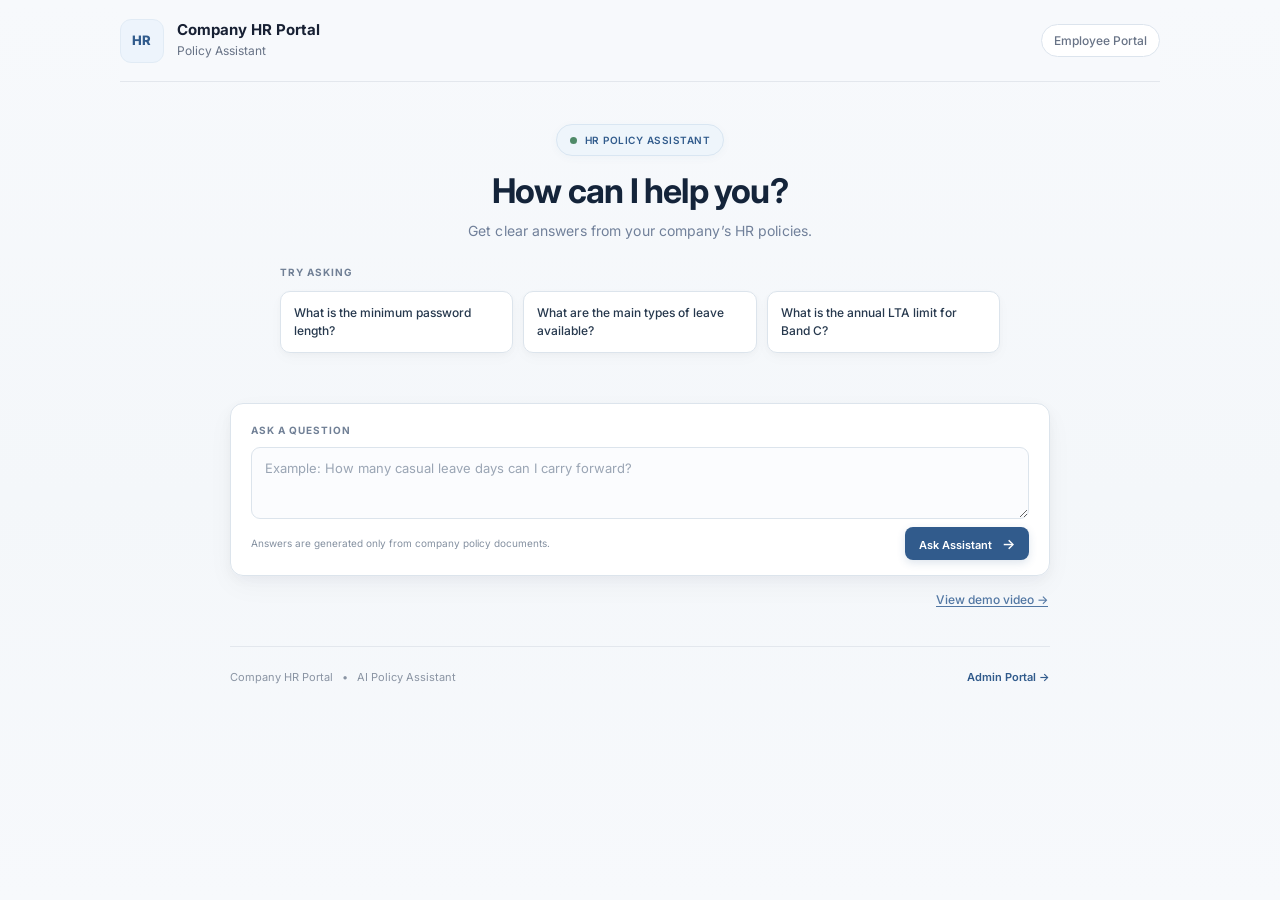
<file: frontend/index.html>
<!doctype html>
<html lang="en">
  <head>
    <meta charset="UTF-8" />
    <meta name="viewport" content="width=device-width, initial-scale=1.0" />

    <title>HR Policy Assistant</title>

    <link rel="preconnect" href="https://fonts.googleapis.com" />
    <link rel="preconnect" href="https://fonts.gstatic.com" crossorigin />
    <link
      href="https://fonts.googleapis.com/css2?family=Inter:wght@400;500;600;700&display=swap"
      rel="stylesheet"
    />

    <link rel="stylesheet" href="style.css" />
  </head>

  <body>
    <div class="page">
      <!-- Header -->
      <header class="topbar">
        <div class="brand">
          <div class="brand-icon">HR</div>

          <div>
            <h1>Company HR Portal</h1>
            <span>Policy Assistant</span>
          </div>
        </div>

        <div class="portal-label">Employee Portal</div>
      </header>

      <!-- Main -->
      <main class="employee-home">
        <!-- Hero -->
        <section class="hero">
          <div class="hero-badge">
            <span class="status-dot"></span>
            HR Policy Assistant
          </div>

          <h2>How can I help you?</h2>

          <p>Get clear answers from your company’s HR policies.</p>

          <div class="demo-questions">
            <div class="demo-title">Try asking</div>

            <button
              class="demo-question"
              onclick="askDemoQuestion('What is the minimum password length?')"
            >
              What is the minimum password length?
            </button>

            <button
              class="demo-question"
              onclick="
                askDemoQuestion('What are the main types of leave available?')
              "
            >
              What are the main types of leave available?
            </button>

            <button
              class="demo-question"
              onclick="
                askDemoQuestion('What is the annual LTA limit for Band C?')
              "
            >
              What is the annual LTA limit for Band C?
            </button>
          </div>
        </section>

        <!-- Question Card -->
        <section class="question-card">
          <div class="section-label">
            <span>ASK A QUESTION</span>
          </div>

          <textarea
            id="question"
            placeholder="Example: How many casual leave days can I carry forward?"
          ></textarea>

          <div class="question-footer">
            <span class="helper-text">
              Answers are generated only from company policy documents.
            </span>

            <button onclick="askQuestion()" id="askButton">
              Ask Assistant
              <span class="arrow">→</span>
            </button>
          </div>
        </section>

        <!-- Answer -->
        <section class="answer-card" id="answerSection" style="display: none">
          <div class="section-heading">
            <div>
              <span class="section-label">ASSISTANT RESPONSE</span>
              <h3>Answer</h3>
            </div>
          </div>

          <div class="answer-box">
            <p id="answer"></p>
          </div>

          <!-- Citations -->
          <div class="sources">
            <div class="sources-heading">
              <span class="section-label">POLICY SOURCE</span>
            </div>

            <div id="citations"></div>
          </div>
        </section>

        <!-- Suggested Questions -->
        <section
          class="suggested-questions"
          id="suggestedQuestions"
          style="display: none"
        >
          <div class="suggested-title">You might also ask</div>

          <div class="suggested-list" id="suggestedList"></div>
        </section>
        <div class="demo-video-link">
        <button onclick="openDemoVideo()">View demo video →</button>
      </div>
      </main>

      

      <!-- Footer -->
      <footer>
        <div>
          <span>Company HR Portal</span>
          <span class="footer-separator">•</span>
          <span>AI Policy Assistant</span>
        </div>

        <a href="admin.html"> Admin Portal → </a>
      </footer>
    </div>

        <!-- Demo Video Modal -->
    <div class="demo-modal" id="demoModal">
      <div class="demo-modal-overlay" onclick="closeDemoVideo()"></div>

      <div class="demo-modal-content">
        <button class="demo-modal-close" onclick="closeDemoVideo()">
          ×
        </button>

        <div class="demo-video-wrapper">
          <iframe
            id="demoVideo"
            src=""
            title="HR Policy Assistant Demo"
            frameborder="0"
            allow="accelerometer; autoplay; clipboard-write; encrypted-media; gyroscope; picture-in-picture"
            allowfullscreen
          ></iframe>
        </div>
      </div>
    </div>

    

    <script src="script.js"></script>
  </body>
</html>
</file>
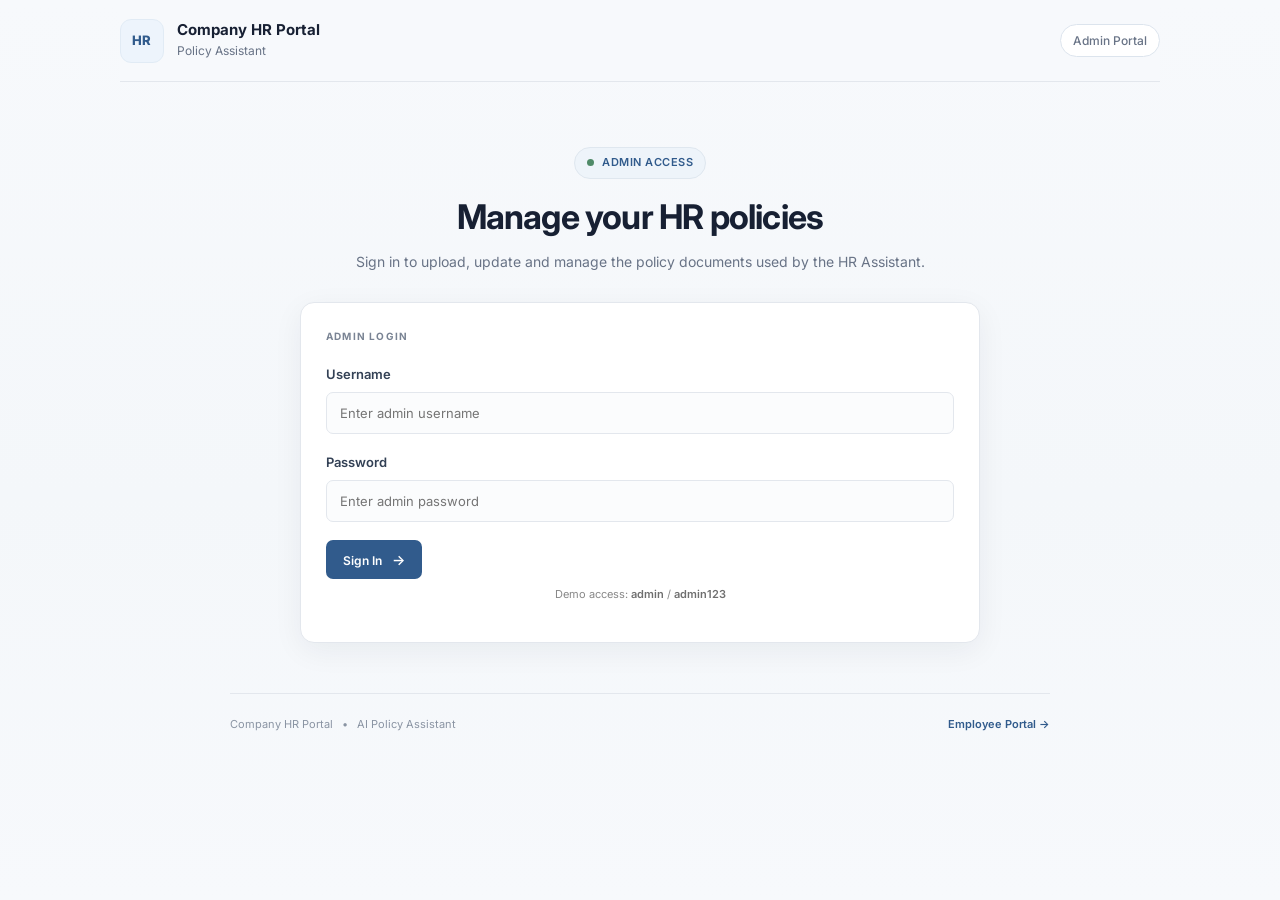
<file: frontend/admin.html>
<!DOCTYPE html>
<html lang="en">

<head>

    <meta charset="UTF-8">

    <meta
        name="viewport"
        content="width=device-width, initial-scale=1.0"
    >

    <title>HR Policy Assistant | Admin</title>

    <link
        rel="preconnect"
        href="https://fonts.googleapis.com"
    >

    <link
        rel="preconnect"
        href="https://fonts.gstatic.com"
        crossorigin
    >

    <link
        href="https://fonts.googleapis.com/css2?family=Inter:wght@400;500;600;700&display=swap"
        rel="stylesheet"
    >

    <link
        rel="stylesheet"
        href="style.css"
    >

</head>


<body>

    <div class="page">


        <!-- ==========================================
             HEADER
        =========================================== -->

        <header class="topbar">

            <div class="brand">

                <div class="brand-icon">
                    HR
                </div>

                <div>

                    <h1>
                        Company HR Portal
                    </h1>

                    <span>
                        Policy Assistant
                    </span>

                </div>

            </div>


            <div class="portal-label">
                Admin Portal
            </div>

        </header>


        <main>


            <!-- ==========================================
                 LOGIN
            =========================================== -->

            <section
                class="hero admin-hero"
                id="loginSection"
            >

                <div class="hero-badge">

                    <span class="status-dot"></span>

                    Admin Access

                </div>


                <h2>
                    Manage your HR policies
                </h2>


                <p>
                    Sign in to upload, update and manage
                    the policy documents used by the HR Assistant.
                </p>

            </section>


            <section
                class="question-card admin-login-card"
                id="loginForm"
            >

                <div class="section-label">
                    <span>ADMIN LOGIN</span>
                </div>


                <div class="admin-form">

                    <div class="form-group">

                        <label for="username">
                            Username
                        </label>

                        <input
                            type="text"
                            id="username"
                            placeholder="Enter admin username"
                            autocomplete="username"
                        >

                    </div>


                    <div class="form-group">

                        <label for="password">
                            Password
                        </label>

                        <input
                            type="password"
                            id="password"
                            placeholder="Enter admin password"
                            autocomplete="current-password"
                        >

                    </div>


                    <button
                        onclick="adminLogin()"
                        id="loginButton"
                    >
                        Sign In

                        <span class="arrow">
                            →
                        </span>

                    </button>
                    <p class="demo-credentials">
                        Demo access: <strong>admin</strong> / <strong>admin123</strong>
                    </p>


                    <p
                        id="loginStatus"
                        class="status-message"
                    ></p>

                </div>

            </section>


            <!-- ==========================================
                 ADMIN DASHBOARD
            =========================================== -->

            <div
                id="adminDashboard"
                style="display: none;"
            >


                <!-- Dashboard Hero -->

                <section class="hero admin-dashboard-hero">

                    <div class="hero-badge">

                        <span class="status-dot"></span>

                        Admin Portal

                    </div>


                    <h2>
                        Policy Management
                    </h2>


                    <p>
                        Upload and manage the documents that
                        power the company HR Policy Assistant.
                    </p>

                </section>


                <!-- ==========================================
                     UPLOAD POLICY
                =========================================== -->

                <section class="question-card admin-card">

                    <div class="section-label">
                        <span>UPLOAD POLICIES</span>
                    </div>


                    <h3>
                        Add HR policy documents
                    </h3>


                    <p class="admin-description">
                        Upload one or more policy documents
                        to add them to the assistant's knowledge base.
                    </p>


                    <div class="upload-area">

                        <div class="upload-icon">
                            📄
                        </div>


                        <h4>
                            Select Policy Documents
                        </h4>


                        <p>
                            Supported formats: .txt and .md
                        </p>


                        <input
                            type="file"
                            id="policyFile"
                            accept=".txt,.md"
                            multiple
                        >


                        <button
                            onclick="uploadPolicy()"
                            id="uploadButton"
                        >
                            Upload & Index Policies

                            <span class="arrow">
                                →
                            </span>

                        </button>

                    </div>


                    <p
                        id="uploadStatus"
                        class="status-message"
                    ></p>

                </section>


                <!-- ==========================================
                     CURRENT POLICIES
                =========================================== -->

                <section class="answer-card admin-card">

                    <div class="section-heading">

                        <div>

                            <span class="section-label">
                                POLICY LIBRARY
                            </span>

                            <h3>
                                Uploaded Policies
                            </h3>

                            <p class="admin-description">
                                Documents currently available
                                to the HR Assistant.
                            </p>

                        </div>


                        <span
                            id="policyCount"
                            class="policy-count"
                        >
                            0 policies
                        </span>

                    </div>


                    <div id="policyList">

                        <p class="loading-text">
                            Loading policies...
                        </p>

                    </div>

                </section>


                <!-- ==========================================
                     LOGOUT / EMPLOYEE PORTAL
                =========================================== -->

                <div class="admin-actions">

                    <button
                        class="secondary-button"
                        onclick="logout()"
                    >
                        Logout
                    </button>


                    <a
                        href="index.html"
                        class="portal-link"
                    >
                        ← Back to Employee Assistant
                    </a>

                </div>

            </div>

        </main>


        <!-- ==========================================
             FOOTER
        =========================================== -->

        <footer>

            <div>

                <span>
                    Company HR Portal
                </span>

                <span class="footer-separator">
                    •
                </span>

                <span>
                    AI Policy Assistant
                </span>

            </div>

            <a href="index.html">
                Employee Portal →
            </a>

        </footer>

    </div>


    <script src="admin.js"></script>

</body>

</html>
</file>
<file: frontend/style.css>
* {
    box-sizing: border-box;
    margin: 0;
    padding: 0;
}


:root {
    --background: #f5f7fa;
    --white: #ffffff;

    --text: #172033;
    --secondary-text: #687386;

    --primary: #315b8c;
    --primary-dark: #264a75;

    --border: #e3e7ed;

    --soft-blue: #eef4fa;

    --success: #4f8a68;

    --shadow: 0 8px 30px rgba(23, 32, 51, 0.06);
}


body {
    font-family: "Inter", Arial, sans-serif;

    background: var(--background);

    color: var(--text);

    line-height: 1.6;

    min-height: 100vh;
}


.page {
    width: 100%;
    max-width: 1100px;

    margin: auto;

    padding: 0 30px;
}


/* =========================
   HEADER
========================= */

.topbar {
    height: 82px;

    display: flex;

    align-items: center;

    justify-content: space-between;

    border-bottom: 1px solid var(--border);
}


.brand {
    display: flex;

    align-items: center;

    gap: 13px;
}


.brand-icon {
    width: 42px;
    height: 42px;

    border-radius: 9px;

    display: flex;
    align-items: center;
    justify-content: center;

    background: var(--primary);

    color: white;

    font-size: 13px;
    font-weight: 700;

    letter-spacing: 0.5px;
}


.brand h1 {
    font-size: 15px;

    font-weight: 700;

    line-height: 1.2;
}


.brand span {
    display: block;

    margin-top: 2px;

    color: var(--secondary-text);

    font-size: 12px;
}


.portal-label {
    padding: 6px 12px;

    border: 1px solid var(--border);

    border-radius: 20px;

    background: white;

    color: var(--secondary-text);

    font-size: 12px;

    font-weight: 500;
}


/* =========================
   MAIN
========================= */

main {
    max-width: 820px;

    margin: auto;

    padding: 65px 0 50px;
}


/* =========================
   HERO
========================= */

.hero {
    text-align: center;

    margin-bottom: 35px;
}


.hero-badge {
    display: inline-flex;

    align-items: center;

    gap: 8px;

    padding: 6px 12px;

    border: 1px solid #dfe7ef;

    border-radius: 20px;

    background: var(--soft-blue);

    color: var(--primary);

    font-size: 11px;

    font-weight: 600;

    text-transform: uppercase;

    letter-spacing: 0.5px;
}


.status-dot {
    width: 7px;
    height: 7px;

    display: inline-block;

    border-radius: 50%;

    background: var(--success);
}


.hero h2 {
    margin-top: 18px;

    font-size: 34px;

    line-height: 1.2;

    letter-spacing: -0.8px;

    font-weight: 700;
}


.hero p {
    max-width: 580px;

    margin: 13px auto 0;

    color: var(--secondary-text);

    font-size: 14px;

    line-height: 1.7;
}


/* =========================
   CARD
========================= */

.question-card,
.answer-card,
.admin-container,
.admin-dashboard {
    background: var(--white);

    border: 1px solid var(--border);

    border-radius: 14px;

    box-shadow: var(--shadow);
}


/* =========================
   QUESTION
========================= */

.question-card {
    padding: 25px;
}


.section-label {
    display: block;

    color: #7a8494;

    font-size: 10px;

    font-weight: 700;

    letter-spacing: 1.2px;
}


.question-card textarea {
    width: 100%;

    min-height: 130px;

    margin-top: 12px;

    padding: 16px;

    border: 1px solid var(--border);

    border-radius: 9px;

    background: #fbfcfd;

    color: var(--text);

    font-family: inherit;

    font-size: 14px;

    line-height: 1.6;

    resize: vertical;

    outline: none;

    transition: border 0.2s, box-shadow 0.2s;
}


.question-card textarea:focus {
    border-color: #9bb2c9;

    box-shadow: 0 0 0 3px rgba(49, 91, 140, 0.08);
}


.question-card textarea::placeholder {
    color: #9ba4b1;
}


.question-footer {
    display: flex;

    justify-content: space-between;

    align-items: center;

    gap: 20px;

    margin-top: 14px;
}


.helper-text {
    color: #8a94a3;

    font-size: 11px;
}


button {
    border: none;

    border-radius: 7px;

    padding: 11px 17px;

    background: var(--primary);

    color: white;

    font-family: inherit;

    font-size: 12px;

    font-weight: 600;

    cursor: pointer;

    transition: background 0.2s, transform 0.2s;
}


button:hover {
    background: var(--primary-dark);

    transform: translateY(-1px);
}


.arrow {
    margin-left: 7px;

    font-size: 14px;
}


/* =========================
   ANSWER
========================= */

.answer-card {
    margin-top: 22px;

    padding: 25px;
}


.section-heading h3 {
    margin-top: 5px;

    font-size: 19px;
}


.answer-box {
    margin-top: 16px;

    padding: 18px;

    border: 1px solid var(--border);

    border-radius: 9px;

    background: #fafbfc;
}


.answer-box p {
    color: #374151;

    font-size: 14px;

    line-height: 1.75;
}


/* =========================
   SOURCES
========================= */

.sources {
    margin-top: 25px;
}


.sources-heading {
    margin-bottom: 10px;
}


.citation {
    padding: 13px 15px;

    margin-top: 8px;

    border: 1px solid var(--border);

    border-left: 3px solid var(--primary);

    border-radius: 7px;

    background: white;

    font-size: 12px;

    color: #5f6978;
}


.citation strong {
    color: var(--text);

    font-weight: 600;
}


/* =========================
   FOOTER
========================= */

footer {
    max-width: 820px;

    margin: auto;

    padding: 22px 0 30px;

    border-top: 1px solid var(--border);

    display: flex;

    align-items: center;

    justify-content: space-between;

    color: #8a94a3;

    font-size: 11px;
}


footer a {
    color: var(--primary);

    text-decoration: none;

    font-weight: 600;
}


footer a:hover {
    text-decoration: underline;
}


.footer-separator {
    margin: 0 6px;
}


/* =========================
   ADMIN LOGIN
========================= */

.admin-container {
    max-width: 470px;

    margin: 45px auto 0;

    padding: 35px;
}


.admin-icon {
    width: 45px;
    height: 45px;

    display: flex;

    align-items: center;
    justify-content: center;

    margin-bottom: 20px;

    border-radius: 9px;

    background: var(--soft-blue);

    font-size: 19px;
}


.admin-container h2 {
    margin-top: 5px;

    font-size: 25px;

    letter-spacing: -0.3px;
}


.admin-container>p {
    margin-top: 7px;

    margin-bottom: 25px;

    color: var(--secondary-text);

    font-size: 13px;
}


.form-group {
    margin-bottom: 16px;
}


.form-group label {
    display: block;

    margin-bottom: 7px;

    color: #505a69;

    font-size: 12px;

    font-weight: 600;
}


.form-group input {
    width: 100%;

    padding: 12px 13px;

    border: 1px solid var(--border);

    border-radius: 7px;

    background: #fbfcfd;

    color: var(--text);

    font-family: inherit;

    font-size: 13px;

    outline: none;
}


.form-group input:focus {
    border-color: #9bb2c9;

    box-shadow: 0 0 0 3px rgba(49, 91, 140, 0.08);
}


.full-button {
    width: 100%;

    margin-top: 5px;
}


.status-message {
    margin-top: 12px;

    font-size: 12px;

    color: var(--secondary-text);
}


/* =========================
   ADMIN DASHBOARD
========================= */

.admin-dashboard {
    margin-top: 35px;

    padding: 30px;
}


.dashboard-header {
    display: flex;

    justify-content: space-between;

    align-items: flex-start;

    gap: 20px;

    padding-bottom: 25px;

    border-bottom: 1px solid var(--border);
}


.dashboard-header h2 {
    margin-top: 5px;

    font-size: 25px;
}


.dashboard-header p {
    margin-top: 5px;

    color: var(--secondary-text);

    font-size: 13px;
}


.admin-status {
    display: flex;

    align-items: center;

    gap: 7px;

    padding: 7px 11px;

    border-radius: 20px;

    background: #f2f7f4;

    color: #56816a;

    font-size: 11px;

    font-weight: 600;
}


/* =========================
   UPLOAD
========================= */

.upload-card {
    margin-top: 25px;

    padding: 28px;

    border: 1px dashed #cbd4df;

    border-radius: 10px;

    text-align: center;

    background: #fbfcfd;
}


.upload-icon {
    width: 44px;
    height: 44px;

    margin: auto;

    display: flex;

    align-items: center;
    justify-content: center;

    border-radius: 50%;

    background: var(--soft-blue);

    color: var(--primary);

    font-size: 22px;

    font-weight: 500;
}


.upload-card h3 {
    margin-top: 14px;

    font-size: 17px;
}


.upload-card>p {
    margin-top: 4px;

    color: var(--secondary-text);

    font-size: 12px;
}


.file-selector {
    margin-top: 20px;
}


.file-selector input {
    width: 100%;

    max-width: 400px;

    padding: 10px;

    border: 1px solid var(--border);

    border-radius: 7px;

    background: white;

    font-family: inherit;

    font-size: 12px;
}


.file-help {
    display: block;

    margin-top: 7px;

    color: #8a94a3;

    font-size: 10px;
}


.upload-button {
    margin-top: 18px;
}


/* =========================
   INFO CARDS
========================= */

.info-grid {
    display: grid;

    grid-template-columns: repeat(3, 1fr);

    gap: 12px;

    margin-top: 20px;
}


.info-card {
    display: flex;

    gap: 12px;

    padding: 16px;

    border: 1px solid var(--border);

    border-radius: 8px;

    background: white;
}


.info-number {
    color: #9aa4b2;

    font-size: 11px;

    font-weight: 700;
}


.info-card h4 {
    font-size: 12px;
}


.info-card p {
    margin-top: 3px;

    color: var(--secondary-text);

    font-size: 10px;

    line-height: 1.5;
}


.logout-button {
    margin-top: 22px;

    background: transparent;

    border: 1px solid var(--border);

    color: #667080;
}


.logout-button:hover {
    background: #f5f6f8;

    color: var(--text);
}


/* =========================
   RESPONSIVE
========================= */

@media (max-width: 700px) {

    .page {
        padding: 0 18px;
    }


    .topbar {
        height: 72px;
    }


    .portal-label {
        display: none;
    }


    main {
        padding-top: 45px;
    }


    .hero h2 {
        font-size: 28px;
    }


    .hero p {
        font-size: 13px;
    }


    .question-footer {
        flex-direction: column;

        align-items: stretch;
    }


    .question-footer button {
        width: 100%;
    }


    footer {
        flex-direction: column;

        gap: 10px;

        text-align: center;
    }


    .dashboard-header {
        flex-direction: column;
    }


    .info-grid {
        grid-template-columns: 1fr;
    }


    .admin-container {
        padding: 25px;
    }


    .admin-dashboard {
        padding: 22px;
    }
}

#policyList {
    margin-top: 15px;
}

.delete-button {
    float: right;
    background: #dc2626;
    padding: 7px 12px;
    font-size: 13px;
}

.delete-button:hover {
    background: #b91c1c;
}


/* ==========================================
   ADMIN PORTAL
========================================== */

.form-group {
    margin-bottom: 18px;
}

.form-group label {
    display: block;
    margin-bottom: 7px;
    font-size: 14px;
    font-weight: 600;
}

.form-group input {
    width: 100%;
    box-sizing: border-box;
}


.section-description {
    color: #64748b;
    font-size: 14px;
    line-height: 1.6;
    margin-top: 4px;
}


.status-message {
    margin-top: 14px;
    font-size: 14px;
    color: #475569;
}


/* Dashboard Header */

.dashboard-header {
    display: flex;
    justify-content: space-between;
    align-items: flex-start;
    gap: 20px;
    margin-bottom: 30px;
}


/* Admin Sections */

.admin-section {
    padding: 24px 0;
    border-top: 1px solid #e2e8f0;
}

.admin-section h3 {
    margin-bottom: 6px;
}


/* Upload Area */

.upload-area {
    margin-top: 20px;
    padding: 35px 20px;

    border: 1.5px dashed #cbd5e1;
    border-radius: 14px;

    text-align: center;

    background: #f8fafc;
}


.upload-icon {
    font-size: 32px;
    margin-bottom: 8px;
}


.upload-area h4 {
    margin: 8px 0;
    font-size: 16px;
}


.upload-area p {
    color: #64748b;
    font-size: 13px;
}


.upload-area input[type="file"] {
    display: block;
    margin: 20px auto;
    max-width: 100%;
}


.upload-button {
    margin-top: 5px;
}


/* Policy Header */

.policy-header {
    display: flex;
    justify-content: space-between;
    align-items: center;
    gap: 15px;
}


.policy-count {
    padding: 6px 11px;

    border-radius: 20px;

    background: #eff6ff;
    color: #2563eb;

    font-size: 13px;
    font-weight: 600;

    white-space: nowrap;
}


/* Policy Item */

.policy-item {
    display: flex;
    align-items: center;
    justify-content: space-between;

    gap: 15px;

    padding: 16px;

    margin-top: 12px;

    border: 1px solid #e2e8f0;
    border-radius: 12px;

    background: #ffffff;

    transition:
        border-color 0.2s ease,
        box-shadow 0.2s ease;
}


.policy-item:hover {
    border-color: #cbd5e1;

    box-shadow:
        0 4px 12px rgba(15, 23, 42, 0.05);
}


.policy-info {
    display: flex;
    align-items: center;
    gap: 13px;

    min-width: 0;
}


.policy-icon {
    width: 40px;
    height: 40px;

    display: flex;
    align-items: center;
    justify-content: center;

    border-radius: 10px;

    background: #eff6ff;

    font-size: 19px;

    flex-shrink: 0;
}


.policy-info strong {
    display: block;

    font-size: 14px;

    color: #1e293b;

    word-break: break-word;
}


.policy-status {
    display: block;

    margin-top: 4px;

    font-size: 12px;

    color: #16a34a;
}


/* Delete Button */

.delete-button {
    background: transparent;

    border: 1px solid #fecaca;

    color: #dc2626;

    padding: 8px 13px;

    font-size: 13px;

    border-radius: 8px;

    cursor: pointer;

    flex-shrink: 0;
}


.delete-button:hover {
    background: #fef2f2;

    border-color: #fca5a5;
}


/* Empty State */

.empty-state {
    padding: 25px;

    margin-top: 15px;

    text-align: center;

    border: 1px dashed #cbd5e1;

    border-radius: 12px;

    color: #64748b;

    background: #f8fafc;
}


/* Admin Footer */

.admin-footer {
    padding-top: 25px;

    border-top: 1px solid #e2e8f0;

    text-align: center;
}


.admin-footer a {
    color: #2563eb;

    text-decoration: none;

    font-size: 14px;

    font-weight: 500;
}


.admin-footer a:hover {
    text-decoration: underline;
}


/* Mobile */

@media (max-width: 600px) {

    .dashboard-header {
        flex-direction: column;
    }

    .dashboard-header .secondary-button {
        width: 100%;
    }

    .policy-header {
        align-items: flex-start;
        flex-direction: column;
    }

    .policy-item {
        align-items: flex-start;
    }

    .delete-button {
        margin-top: 2px;
    }

}


/* ==========================================
   ADMIN TOP HEADER
========================================== */

.admin-topbar {
    display: flex;
    align-items: center;
    justify-content: space-between;

    padding: 22px 24px;

    margin: -10px -10px 28px -10px;

    background: #f8fafc;

    border: 1px solid #e2e8f0;
    border-radius: 14px;

    gap: 20px;
}


.admin-title {
    display: flex;
    align-items: center;

    gap: 15px;
}


.admin-icon {
    width: 46px;
    height: 46px;

    display: flex;
    align-items: center;
    justify-content: center;

    border-radius: 12px;

    background: #eaf2ff;

    font-size: 21px;

    flex-shrink: 0;
}


.admin-label {
    display: block;

    margin-bottom: 4px;

    color: #2563eb;

    font-size: 11px;

    font-weight: 700;

    letter-spacing: 0.08em;
}


.admin-topbar h2 {
    margin: 0;

    font-size: 24px;

    color: #172554;
}


.admin-topbar p {
    margin: 5px 0 0;

    color: #64748b;

    font-size: 13px;
}


.logout-button {
    border: 1px solid #cbd5e1;

    background: #ffffff;

    color: #334155;

    padding: 9px 16px;

    border-radius: 8px;

    font-size: 13px;

    font-weight: 600;

    cursor: pointer;

    transition: all 0.2s ease;

    flex-shrink: 0;
}


.logout-button:hover {
    background: #f1f5f9;

    border-color: #94a3b8;
}


/* ==========================================
   MOBILE ADMIN HEADER
========================================== */

@media (max-width: 600px) {

    .admin-topbar {
        align-items: flex-start;

        flex-direction: column;

        padding: 20px;
    }

    .logout-button {
        width: 100%;
    }

}

/* ==========================================
   ADMIN APPLICATION HEADER
========================================== */

.main-header {
    margin-bottom: 24px;
}

.brand-area {
    display: flex;
    align-items: center;
    gap: 14px;
}

.brand-icon {
    width: 44px;
    height: 44px;

    display: flex;
    align-items: center;
    justify-content: center;

    border-radius: 11px;

    background: #eff6ff;
    color: #2563eb;

    font-size: 13px;
    font-weight: 800;

    letter-spacing: 0.04em;
}

.main-header h1 {
    margin: 0;
}

.main-header p {
    margin: 4px 0 0;
}


/* ==========================================
   LOGIN
========================================== */

.login-card {
    max-width: 520px;
    margin: 0 auto 25px;
}

.login-header {
    display: flex;
    align-items: flex-start;
    gap: 14px;

    margin-bottom: 25px;
}

.login-icon {
    width: 42px;
    height: 42px;

    display: flex;
    align-items: center;
    justify-content: center;

    background: #f1f5f9;

    border-radius: 10px;

    font-size: 18px;

    flex-shrink: 0;
}

.login-header h2 {
    margin: 0;
}


/* ==========================================
   ADMIN DASHBOARD HEADER
========================================== */

.admin-dashboard-header {
    display: flex;

    align-items: center;
    justify-content: space-between;

    padding: 22px 24px;

    margin-bottom: 28px;

    background: #f8fafc;

    border: 1px solid #e2e8f0;

    border-radius: 14px;

    gap: 20px;
}


.dashboard-title {
    display: flex;

    align-items: center;

    gap: 15px;
}


.dashboard-icon {
    width: 46px;
    height: 46px;

    display: flex;
    align-items: center;
    justify-content: center;

    background: #eff6ff;

    border-radius: 11px;

    font-size: 20px;

    flex-shrink: 0;
}


.admin-label {
    display: block;

    margin-bottom: 3px;

    color: #2563eb;

    font-size: 11px;

    font-weight: 700;

    letter-spacing: 0.08em;
}


.admin-dashboard-header h2 {
    margin: 0;

    color: #172554;

    font-size: 24px;
}


.admin-dashboard-header p {
    margin: 5px 0 0;

    color: #64748b;

    font-size: 13px;
}


/* ==========================================
   LOGOUT
========================================== */

.logout-button {
    padding: 9px 16px;

    background: #ffffff;

    border: 1px solid #cbd5e1;

    border-radius: 8px;

    color: #334155;

    font-size: 13px;

    font-weight: 600;

    cursor: pointer;

    flex-shrink: 0;
}

.logout-button:hover {
    background: #f8fafc;

    border-color: #94a3b8;
}


/* ==========================================
   ADMIN SECTIONS
========================================== */

.admin-section {
    padding: 24px 0;

    border-top: 1px solid #e2e8f0;
}

.section-heading {
    margin-bottom: 18px;
}


/* ==========================================
   UPLOAD AREA
========================================== */

.upload-area {
    margin-top: 18px;

    padding: 34px 20px;

    text-align: center;

    background: #f8fafc;

    border: 1.5px dashed #cbd5e1;

    border-radius: 14px;
}

.upload-icon {
    width: 48px;
    height: 48px;

    display: flex;
    align-items: center;
    justify-content: center;

    margin: 0 auto 12px;

    background: #eff6ff;

    border-radius: 50%;

    font-size: 21px;
}

.upload-area h4 {
    margin: 0 0 7px;
}

.upload-area p {
    margin: 0;

    color: #64748b;

    font-size: 13px;
}

.upload-area input[type="file"] {
    display: block;

    margin: 20px auto;

    max-width: 100%;
}

.upload-button {
    margin-top: 3px;
}


/* ==========================================
   POLICY LIST
========================================== */

.policy-header {
    display: flex;

    align-items: center;
    justify-content: space-between;

    gap: 15px;
}

.policy-header h3 {
    margin-bottom: 5px;
}

.policy-count {
    padding: 6px 11px;

    background: #eff6ff;

    color: #2563eb;

    border-radius: 20px;

    font-size: 12px;

    font-weight: 600;

    white-space: nowrap;
}


/* ==========================================
   POLICY ITEM
========================================== */

.policy-item {
    display: flex;

    align-items: center;
    justify-content: space-between;

    gap: 15px;

    padding: 15px;

    margin-top: 11px;

    background: #ffffff;

    border: 1px solid #e2e8f0;

    border-radius: 11px;
}

.policy-info {
    display: flex;

    align-items: center;

    gap: 12px;

    min-width: 0;
}

.policy-icon {
    width: 39px;
    height: 39px;

    display: flex;
    align-items: center;
    justify-content: center;

    background: #eff6ff;

    border-radius: 9px;

    font-size: 17px;

    flex-shrink: 0;
}

.policy-info strong {
    display: block;

    color: #1e293b;

    font-size: 14px;

    word-break: break-word;
}

.policy-status {
    display: block;

    margin-top: 4px;

    color: #16a34a;

    font-size: 12px;
}


/* ==========================================
   DELETE BUTTON
========================================== */

.delete-button {
    padding: 7px 12px;

    background: #ffffff;

    border: 1px solid #fecaca;

    border-radius: 7px;

    color: #dc2626;

    font-size: 12px;

    font-weight: 600;

    cursor: pointer;

    flex-shrink: 0;
}

.delete-button:hover {
    background: #fef2f2;
}


/* ==========================================
   EMPTY / LOADING
========================================== */

.empty-state,
.loading-text {
    color: #64748b;

    font-size: 14px;
}


/* ==========================================
   ADMIN FOOTER
========================================== */

.admin-footer {
    padding-top: 22px;

    border-top: 1px solid #e2e8f0;

    text-align: center;
}

.admin-footer a {
    color: #2563eb;

    font-size: 14px;

    font-weight: 500;

    text-decoration: none;
}

.admin-footer a:hover {
    text-decoration: underline;
}


/* ==========================================
   MOBILE
========================================== */

@media (max-width: 600px) {

    .admin-dashboard-header {
        align-items: flex-start;

        flex-direction: column;
    }

    .logout-button {
        width: 100%;
    }

    .policy-header {
        align-items: flex-start;

        flex-direction: column;
    }

    .policy-item {
        align-items: flex-start;
    }

}

/* ==========================================
   ADMIN PORTAL
========================================== */

.admin-hero {
    margin-bottom: 28px;
}


/* Login */

.admin-login-card {
    max-width: 680px;
    margin-left: auto;
    margin-right: auto;
}


.admin-form {
    margin-top: 20px;
}


.form-group {
    margin-bottom: 18px;
}


.form-group label {
    display: block;

    margin-bottom: 7px;

    font-size: 13px;

    font-weight: 600;

    color: #334155;
}


.form-group input {
    width: 100%;

    box-sizing: border-box;
}


/* Dashboard */

.admin-dashboard-hero {
    margin-bottom: 28px;
}


.admin-card {
    margin-bottom: 24px;
}


.admin-description {
    margin-top: 6px;

    color: #64748b;

    font-size: 14px;

    line-height: 1.6;
}


/* Upload */

.upload-area {
    margin-top: 22px;

    padding: 38px 20px;

    text-align: center;

    background: #f8fafc;

    border: 1px dashed #cbd5e1;

    border-radius: 14px;
}


.upload-icon {
    width: 48px;
    height: 48px;

    margin: 0 auto 12px;

    display: flex;

    align-items: center;
    justify-content: center;

    border-radius: 50%;

    background: #eff6ff;

    font-size: 20px;
}


.upload-area h4 {
    margin: 0 0 7px;

    font-size: 15px;
}


.upload-area p {
    margin: 0;

    color: #64748b;

    font-size: 13px;
}


.upload-area input[type="file"] {
    display: block;

    width: 100%;

    max-width: 350px;

    margin: 20px auto;
}


/* Policy header */

.policy-count {
    padding: 6px 11px;

    background: #eff6ff;

    color: #2563eb;

    border-radius: 20px;

    font-size: 12px;

    font-weight: 600;

    white-space: nowrap;
}


/* Policy item */

.policy-item {
    display: flex;

    align-items: center;

    justify-content: space-between;

    gap: 15px;

    padding: 15px;

    margin-top: 12px;

    background: #ffffff;

    border: 1px solid #e2e8f0;

    border-radius: 11px;
}


.policy-info {
    display: flex;

    align-items: center;

    gap: 12px;

    min-width: 0;
}


.policy-icon {
    width: 40px;
    height: 40px;

    display: flex;

    align-items: center;
    justify-content: center;

    border-radius: 9px;

    background: #eff6ff;

    font-size: 17px;

    flex-shrink: 0;
}


.policy-info strong {
    display: block;

    color: #1e293b;

    font-size: 14px;

    word-break: break-word;
}


.policy-status {
    display: block;

    margin-top: 4px;

    color: #16a34a;

    font-size: 12px;
}


/* Delete */

.delete-button {
    padding: 7px 12px;

    background: #ffffff;

    border: 1px solid #fecaca;

    border-radius: 7px;

    color: #dc2626;

    font-size: 12px;

    font-weight: 600;

    cursor: pointer;
}


.delete-button:hover {
    background: #fef2f2;
}


/* Admin actions */

.admin-actions {
    display: flex;

    align-items: center;

    justify-content: space-between;

    gap: 15px;

    margin-top: 8px;
}


.portal-link {
    color: #2563eb;

    font-size: 14px;

    font-weight: 500;

    text-decoration: none;
}


.portal-link:hover {
    text-decoration: underline;
}


.loading-text {
    color: #64748b;

    font-size: 14px;
}


/* Mobile */

@media (max-width: 600px) {

    .admin-actions {
        flex-direction: column;

        align-items: stretch;
    }

    .portal-link {
        text-align: center;
    }

    .policy-item {
        align-items: flex-start;
    }

}

.demo-credentials {
    margin-top: 7px;
    font-size: 11px;
    color: #555;
    opacity: 0.7;
    text-align: center;
}

.demo-credentials strong {
    font-weight: 600;
    color: #333;
}


.demo-questions {
    width: 100%;
    max-width: 520px;
    margin: 24px auto 0;
}

.demo-title {
    font-size: 12px;
    font-weight: 600;
    color: #7a8490;
    margin-bottom: 10px;
    text-align: left;
}

.demo-question {
    display: block;
    width: 100%;
    margin-bottom: 8px;
    padding: 11px 14px;

    background: #ffffff;
    border: 1px solid #e1e5ea;
    border-radius: 9px;

    color: #333;
    font-size: 12px;
    line-height: 1.4;

    text-align: left;
    cursor: pointer;

    transition: background 0.2s ease,
        border-color 0.2s ease;
}

.demo-question:hover {
    background: #f8fafc;
    border-color: #cbd3dc;
}

/* ==========================================
   EMPLOYEE HOME
========================================== */

.employee-home {
    width: 100%;
    max-width: 820px;
    margin: 0 auto;
    padding: 48px 0 42px;
    display: flex;
    flex-direction: column;
}

/* ==========================================
   EMPLOYEE HERO
========================================== */

.employee-home .hero {
    text-align: center;
    margin-bottom: 26px;
}

.employee-home .hero h2 {
    margin-top: 16px;
    font-size: 34px;
    line-height: 1.2;
    letter-spacing: -0.8px;
}

.employee-home .hero p {
    margin-top: 9px;
}

/* ==========================================
   TRY ASKING
========================================== */

.demo-questions {
    width: 100%;
    max-width: 720px;
    margin: 24px auto 0;
}

.demo-title {
    margin-bottom: 10px;
    color: #7a8490;
    font-size: 11px;
    font-weight: 700;
    letter-spacing: 0.9px;
    text-transform: uppercase;
    text-align: left;
}

.demo-questions {
    display: grid;
    grid-template-columns: repeat(3, 1fr);
    gap: 10px;
}

.demo-title {
    grid-column: 1 / -1;
}

.demo-question {
    min-height: 64px;
    padding: 12px 14px;

    background: #ffffff;
    border: 1px solid #e1e6ec;
    border-radius: 10px;

    color: #354052;
    font-family: inherit;
    font-size: 12px;
    font-weight: 500;
    line-height: 1.45;

    text-align: left;
    cursor: pointer;

    box-shadow: 0 2px 8px rgba(23, 32, 51, 0.03);

    transition:
        border-color 0.2s ease,
        background 0.2s ease,
        box-shadow 0.2s ease,
        transform 0.2s ease;
}

.demo-question:hover {
    background: #fbfcfe;
    border-color: #c9d3df;
    box-shadow: 0 5px 14px rgba(23, 32, 51, 0.06);
    transform: translateY(-1px);
}

/* ==========================================
   QUESTION CARD
========================================== */

/* ==========================================
   EMPLOYEE QUESTION BOX - COMPACT
========================================== */

.employee-home .question-card {
    margin-top: 18px;
    padding: 16px 18px 14px;
    border-radius: 12px;
}

.employee-home .question-card textarea {
    width: 100%;
    min-height: 64px;
    height: 64px;
    max-height: 100px;

    margin-top: 8px;
    padding: 11px 13px;

    font-size: 13px;
    line-height: 1.5;

    resize: vertical;
}

.employee-home .question-footer {
    margin-top: 8px;
    min-height: 34px;
}

.employee-home .helper-text {
    font-size: 10px;
}

.employee-home #askButton {
    padding: 9px 15px;
    font-size: 12px;
}


/* Keep the homepage sections visually connected */

.employee-home {
    padding-top: 38px;
    padding-bottom: 28px;
}

.employee-home .hero {
    margin-bottom: 0;
}

.employee-home .demo-questions {
    margin-bottom: 0;
}

.employee-home .question-card {
    margin-top: 22px;
}
/* ==========================================
   ANSWER CARD
========================================== */

.employee-home .answer-card {
    margin-top: 18px;
    padding: 22px;
}

/* ==========================================
   SUGGESTED QUESTIONS
========================================== */

.suggested-questions {
    margin-top: 14px;
    padding: 0 2px;
}

.suggested-title {
    margin-bottom: 9px;
    color: #667080;
    font-size: 12px;
    font-weight: 600;
}

.suggested-list {
    display: flex;
    flex-wrap: wrap;
    gap: 7px;
}

.suggested-question {
    width: auto;
    min-width: 0;
    padding: 8px 11px;

    background: #ffffff;
    border: 1px solid #dbe2ea;
    border-radius: 7px;

    color: #315b8c;
    font-family: inherit;
    font-size: 11px;
    font-weight: 500;
    line-height: 1.4;

    text-align: left;
    cursor: pointer;

    transition:
        background 0.2s ease,
        border-color 0.2s ease;
}

.suggested-question:hover {
    background: #f6f9fc;
    border-color: #315b8c;
}

/* ==========================================
   NO SOURCE MESSAGE
========================================== */

.no-citation {
    color: #8a94a3;
    font-size: 11px;
}

/* ==========================================
   EMPLOYEE MOBILE
========================================== */

@media (max-width: 700px) {

    .employee-home {
        padding: 40px 0 32px;
    }

    .employee-home .hero h2 {
        font-size: 28px;
    }

    .demo-questions {
        grid-template-columns: 1fr;
        max-width: 560px;
    }

    .demo-title {
        grid-column: auto;
    }

    .demo-question {
        min-height: auto;
    }

    .employee-home .question-card {
        padding: 17px;
    }

    .employee-home .answer-card {
        padding: 19px;
    }
}


/* =========================================================
   FINAL EMPLOYEE HOME LAYOUT
   ========================================================= */

/* Main employee area */
.employee-home {
    width: 100% !important;
    max-width: 820px !important;

    margin: 0 auto !important;
    padding: 34px 0 30px !important;

    min-height: 0 !important;
    height: auto !important;

    display: flex !important;
    flex-direction: column !important;
    justify-content: flex-start !important;

    transform: none !important;
}


/* =========================================================
   HERO
   ========================================================= */

.employee-home .hero {
    width: 100% !important;

    margin: 0 0 22px 0 !important;
    padding: 0 !important;

    text-align: center !important;
}

.employee-home .hero h2 {
    margin: 12px 0 0 0 !important;

    font-size: 34px !important;
    line-height: 1.2 !important;
    letter-spacing: -0.7px !important;
}

.employee-home .hero p {
    margin: 7px 0 0 0 !important;
}


/* =========================================================
   TRY ASKING
   ========================================================= */

.employee-home .demo-questions {
    width: 100% !important;
    max-width: 720px !important;

    margin: 22px auto 0 !important;
    padding: 0 !important;

    display: grid !important;
    grid-template-columns: repeat(3, 1fr) !important;
    gap: 10px !important;
}

.employee-home .demo-title {
    grid-column: 1 / -1 !important;

    margin: 0 0 1px 0 !important;
    padding: 0 !important;

    font-size: 11px !important;
    font-weight: 600 !important;
    letter-spacing: 0.7px !important;
    text-transform: uppercase !important;

    color: #777 !important;
    text-align: left !important;
}

.employee-home .demo-question {
    width: 100% !important;
    min-height: 62px !important;

    margin: 0 !important;
    padding: 11px 13px !important;

    border: 1px solid #e0e4e9 !important;
    border-radius: 9px !important;

    background: #fff !important;
    color: #26384d !important;

    font-family: inherit !important;
    font-size: 12px !important;
    font-weight: 500 !important;
    line-height: 1.4 !important;

    text-align: left !important;

    cursor: pointer !important;

    box-shadow: 0 2px 7px rgba(20, 30, 45, 0.035) !important;

    transition: all 0.18s ease !important;
}

.employee-home .demo-question:hover {
    background: #fafbfd !important;
    border-color: #c8d1dc !important;

    box-shadow: 0 4px 12px rgba(20, 30, 45, 0.06) !important;

    transform: translateY(-1px) !important;
}


/* =========================================================
   ASK A QUESTION — COMPACT
   ========================================================= */

.employee-home .question-card {
    width: 100% !important;

    margin: 0 !important;
    margin-top: 0 !important;

    padding: 16px 18px 13px !important;

    height: auto !important;
    min-height: 0 !important;

    flex: none !important;

    border-radius: 12px !important;
}


/* Label */

.employee-home .question-card .section-label {
    margin: 0 !important;
}


/* Textarea */

.employee-home .question-card textarea {
    display: block !important;

    width: 100% !important;

    height: 64px !important;
    min-height: 64px !important;
    max-height: 110px !important;

    margin: 8px 0 0 0 !important;
    padding: 10px 12px !important;

    box-sizing: border-box !important;

    font-family: inherit !important;
    font-size: 12px !important;
    line-height: 1.45 !important;

    resize: vertical !important;
}


/* Question footer */

.employee-home .question-card .question-footer {
    width: 100% !important;

    margin: 8px 0 0 0 !important;
    padding: 0 !important;

    min-height: 32px !important;

    display: flex !important;
    align-items: center !important;
    justify-content: space-between !important;
    gap: 15px !important;
}

.employee-home .question-card .helper-text {
    font-size: 10px !important;
    line-height: 1.4 !important;
}

.employee-home .question-card #askButton {
    flex-shrink: 0 !important;

    padding: 8px 14px !important;

    font-size: 11px !important;
}


/* =========================================================
   ANSWER
   ========================================================= */

.employee-home .answer-card {
    width: 100% !important;

    margin: 16px 0 0 0 !important;

    padding: 18px !important;

    height: auto !important;
    min-height: 0 !important;

    flex: none !important;
}


/* =========================================================
   YOU MIGHT ALSO ASK
   ========================================================= */

.employee-home .suggested-questions {
    width: 100% !important;

    margin: 12px 0 0 0 !important;
    padding: 0 2px !important;
}

.employee-home .suggested-title {
    margin: 0 0 8px 0 !important;

    font-size: 12px !important;
    font-weight: 600 !important;

    color: #667080 !important;
}

.employee-home .suggested-list {
    display: flex !important;
    flex-wrap: wrap !important;
    gap: 7px !important;
}

.employee-home .suggested-question {
    width: auto !important;
    min-width: 0 !important;

    margin: 0 !important;
    padding: 8px 11px !important;

    border: 1px solid #dbe2ea !important;
    border-radius: 7px !important;

    background: #fff !important;
    color: #315b8c !important;

    font-family: inherit !important;
    font-size: 11px !important;
    font-weight: 500 !important;
    line-height: 1.4 !important;

    cursor: pointer !important;
}

.employee-home .suggested-question:hover {
    background: #f6f9fc !important;
    border-color: #315b8c !important;
}


/* =========================================================
   MOBILE
   ========================================================= */

@media (max-width: 700px) {

    .employee-home {
        padding: 28px 14px 25px !important;
    }

    .employee-home .hero h2 {
        font-size: 28px !important;
    }

    .employee-home .demo-questions {
        grid-template-columns: 1fr !important;
    }

    .employee-home .demo-title {
        grid-column: auto !important;
    }

    .employee-home .question-card {
        padding: 15px !important;
    }

    .employee-home .question-card .question-footer {
        align-items: flex-end !important;
    }

    .employee-home .question-card .helper-text {
        max-width: 60% !important;
    }
}

/* =========================================
   FINAL EMPLOYEE PAGE DESIGN
   ========================================= */

main.employee-home {
    width: min(820px, calc(100% - 40px)) !important;
    max-width: 820px !important;
    margin: 0 auto !important;
    padding: 42px 0 35px !important;
    display: flex !important;
    flex-direction: column !important;
    gap: 0 !important;
}

/* Hero */
.employee-home .hero p {
    margin: 9px auto 0 !important;
    color: #7b8798 !important;
    font-size: 13px !important;
    font-weight: 400 !important;
    letter-spacing: 0.1px !important;
    line-height: 1.5 !important;
}

.employee-home .hero-badge {
    padding: 7px 13px !important;
    font-size: 10px !important;
}

.employee-home .hero h2 {
    margin: 15px 0 0 !important;
    font-size: 34px !important;
    line-height: 1.2 !important;
    letter-spacing: -0.8px !important;
}

.employee-home .hero p {
    width: 100% !important;
    max-width: 520px !important;
    margin: 8px auto 0 !important;

    text-align: center !important;

    color: #71809a !important;
    font-size: 14px !important;
    font-weight: 400 !important;
    line-height: 1.5 !important;
}

/* Try asking */
.employee-home .demo-questions {
    width: 100% !important;
    max-width: 720px !important;
    margin: 23px auto 0 !important;

    display: grid !important;
    grid-template-columns: repeat(3, 1fr) !important;
    gap: 10px !important;
}

.employee-home .demo-title {
    grid-column: 1 / -1 !important;
    margin: 0 0 1px !important;

    color: #7a8490 !important;
    font-size: 11px !important;
    font-weight: 700 !important;
    letter-spacing: 0.8px !important;
    text-transform: uppercase !important;
    text-align: left !important;
}

.employee-home .demo-question {
    width: 100% !important;
    min-height: 62px !important;

    margin: 0 !important;
    padding: 11px 13px !important;

    background: #ffffff !important;
    border: 1px solid #dfe5ec !important;
    border-radius: 10px !important;

    color: #26384d !important;
    font-size: 12px !important;
    font-weight: 500 !important;
    line-height: 1.45 !important;
    text-align: left !important;

    box-shadow: 0 2px 8px rgba(23, 32, 51, 0.04) !important;
    transition: all 0.2s ease !important;
}

.employee-home .demo-question:hover {
    background: #f9fbfd !important;
    border-color: #bfcbd8 !important;
    box-shadow: 0 5px 14px rgba(23, 32, 51, 0.07) !important;
    transform: translateY(-1px) !important;
}


/* =========================================
   ASK A QUESTION
   ========================================= */

.employee-home .question-card {
    width: 100% !important;
    max-width: 820px !important;

    margin: 28px 0 0 !important;
    padding: 18px 20px 15px !important;

    background: #ffffff !important;
    border: 1px solid #e1e6ec !important;
    border-radius: 13px !important;

    box-shadow: 0 5px 20px rgba(23, 32, 51, 0.045) !important;
}

.employee-home .question-card .section-label {
    margin: 0 !important;
    color: #738096 !important;
    font-size: 10px !important;
    font-weight: 700 !important;
    letter-spacing: 1px !important;
}

.employee-home .question-card textarea {
    display: block !important;

    width: 100% !important;
    height: 72px !important;
    min-height: 72px !important;
    max-height: 120px !important;

    margin: 9px 0 0 !important;
    padding: 11px 13px !important;

    background: #fbfcfe !important;
    border: 1px solid #dfe5ec !important;
    border-radius: 9px !important;

    color: #172033 !important;
    font-family: inherit !important;
    font-size: 13px !important;
    line-height: 1.5 !important;

    resize: vertical !important;
    outline: none !important;
    transition: border-color 0.2s ease, box-shadow 0.2s ease !important;
}

.employee-home .question-card textarea:focus {
    border-color: #9eb4cc !important;
    box-shadow: 0 0 0 3px rgba(49, 91, 140, 0.07) !important;
}

.employee-home .question-card textarea::placeholder {
    color: #9aa5b4 !important;
}


/* Footer inside question card */
.employee-home .question-footer {
    width: 100% !important;

    margin: 9px 0 0 !important;
    padding: 0 !important;

    display: flex !important;
    align-items: center !important;
    justify-content: space-between !important;

    gap: 15px !important;
}

.employee-home .helper-text {
    color: #8a94a3 !important;
    font-size: 10px !important;
    line-height: 1.4 !important;
}

.employee-home #askButton {
    flex-shrink: 0 !important;

    padding: 9px 15px !important;
    border-radius: 7px !important;

    background: #315b8c !important;
    font-size: 11px !important;
}

.employee-home #askButton:hover {
    background: #264a75 !important;
}


/* =========================================
   ANSWER
   ========================================= */

.employee-home .answer-card {
    width: 100% !important;
    max-width: 820px !important;

    margin: 16px 0 0 !important;
    padding: 20px !important;

    border-radius: 13px !important;
}


/* =========================================
   YOU MIGHT ALSO ASK
   ========================================= */

.employee-home .suggested-questions {
    width: 100% !important;
    max-width: 820px !important;

    margin: 12px 0 0 !important;
    padding: 0 2px !important;
}

.employee-home .suggested-title {
    margin: 0 0 8px !important;

    color: #667080 !important;
    font-size: 12px !important;
    font-weight: 600 !important;
}

.employee-home .suggested-list {
    display: flex !important;
    flex-wrap: wrap !important;
    gap: 7px !important;
}

.employee-home .suggested-question {
    width: auto !important;
    min-width: 0 !important;

    margin: 0 !important;
    padding: 8px 11px !important;

    background: #ffffff !important;
    border: 1px solid #dbe2ea !important;
    border-radius: 7px !important;

    color: #315b8c !important;
    font-size: 11px !important;
    font-weight: 500 !important;
}


/* =========================================
   MOBILE
   ========================================= */

@media (max-width: 700px) {

    main.employee-home {
        width: calc(100% - 28px) !important;
        padding: 32px 0 28px !important;
    }

    .employee-home .hero h2 {
        font-size: 28px !important;
    }

    .employee-home .demo-questions {
        grid-template-columns: 1fr !important;
    }

    .employee-home .demo-question {
        min-height: auto !important;
    }

    .employee-home .question-card {
        padding: 16px !important;
        margin-top: 22px !important;
    }

    .employee-home .question-footer {
        align-items: flex-end !important;
    }

    .employee-home .helper-text {
        max-width: 60% !important;
    }
}

.employee-home .hero-subtitle {
    margin: 10px auto 0 !important;
    color: #667a96 !important;
    font-size: 15px !important;
    font-weight: 400 !important;
    line-height: 1.5 !important;
    text-align: center !important;
}














/* =========================================================
   FINAL POLISH — EMPLOYEE UI
   Keeps the existing layout and functionality
   ========================================================= */

/* ---------- Page background ---------- */

body {
    background:
        linear-gradient(180deg,
            #f7f9fc 0%,
            #f4f7fa 55%,
            #f7f9fc 100%) !important;
}


/* ---------- Header ---------- */

.topbar {
    background: rgba(247, 249, 252, 0.92) !important;
    backdrop-filter: blur(8px);
}

.brand-icon {
    background: #edf4fc !important;
    color: #315b8c !important;
    border: 1px solid #e1ebf5 !important;
}

.portal-label {
    background: #ffffff !important;
    border-color: #dce4ed !important;
    transition: all 0.2s ease;
}

.portal-label:hover {
    border-color: #c4d2e0 !important;
    background: #f9fbfd !important;
}


/* ---------- Hero ---------- */

.employee-home .hero-badge {
    background: #eef5fb !important;
    border-color: #d9e6f2 !important;
    box-shadow: 0 2px 8px rgba(49, 91, 140, 0.04);
}

.employee-home .hero h2 {
    color: #14243a !important;
    font-weight: 700 !important;
}

.employee-home .hero p {
    width: 100% !important;
    max-width: 520px !important;
    margin: 8px auto 0 !important;

    text-align: center !important;

    color: #71809a !important;
    font-size: 14px !important;
    font-weight: 400 !important;
    line-height: 1.5 !important;
}


/* ---------- Try Asking ---------- */

.employee-home .demo-questions {
    max-width: 720px !important;
    margin-top: 23px !important;
}

.employee-home .demo-title {
    color: #718096 !important;
    font-size: 10px !important;
    letter-spacing: 1px !important;
}

.employee-home .demo-question {
    position: relative;

    background: rgba(255, 255, 255, 0.96) !important;
    border: 1px solid #dce4ec !important;
    border-radius: 10px !important;

    color: #26384d !important;

    box-shadow:
        0 2px 6px rgba(23, 32, 51, 0.025),
        0 5px 15px rgba(23, 32, 51, 0.025) !important;

    transition:
        transform 0.2s ease,
        border-color 0.2s ease,
        box-shadow 0.2s ease,
        background 0.2s ease !important;
}

.employee-home .demo-question:hover {
    background: #ffffff !important;
    border-color: #b9c9d9 !important;

    box-shadow:
        0 5px 14px rgba(23, 32, 51, 0.06) !important;

    transform: translateY(-2px) !important;
}

.employee-home .demo-question:active {
    transform: translateY(0) !important;
}


/* ---------- Ask Question Card ---------- */

.employee-home .question-card {
    margin-top: 28px !important;

    background: rgba(255, 255, 255, 0.98) !important;
    border: 1px solid #dce4ec !important;
    border-radius: 13px !important;

    box-shadow:
        0 4px 12px rgba(23, 32, 51, 0.035),
        0 10px 28px rgba(23, 32, 51, 0.035) !important;
}


/* Label */

.employee-home .question-card .section-label {
    color: #718096 !important;
    font-size: 10px !important;
    letter-spacing: 1px !important;
}


/* Textarea */

.employee-home .question-card textarea {
    background: #fbfcfe !important;
    border: 1px solid #dce4ec !important;
    border-radius: 9px !important;

    color: #172033 !important;

    transition:
        border-color 0.2s ease,
        box-shadow 0.2s ease,
        background 0.2s ease !important;
}

.employee-home .question-card textarea:hover {
    border-color: #cbd6e1 !important;
}

.employee-home .question-card textarea:focus {
    background: #ffffff !important;
    border-color: #91aac3 !important;

    box-shadow:
        0 0 0 3px rgba(49, 91, 140, 0.07) !important;
}


/* ---------- Ask Button ---------- */

.employee-home #askButton {
    background: #315b8c !important;
    border-radius: 8px !important;

    box-shadow:
        0 3px 8px rgba(49, 91, 140, 0.16) !important;

    transition:
        background 0.2s ease,
        transform 0.2s ease,
        box-shadow 0.2s ease !important;
}

.employee-home #askButton:hover {
    background: #284f7d !important;

    box-shadow:
        0 5px 12px rgba(49, 91, 140, 0.20) !important;

    transform: translateY(-1px) !important;
}

.employee-home #askButton:active {
    transform: translateY(0) !important;
}


/* ---------- Helper Text ---------- */

.employee-home .helper-text {
    color: #8490a0 !important;
}


/* ---------- Answer Card ---------- */

.employee-home .answer-card {
    background: #ffffff !important;
    border: 1px solid #dce4ec !important;
    border-radius: 13px !important;

    box-shadow:
        0 5px 20px rgba(23, 32, 51, 0.045) !important;
}

.employee-home .answer-box {
    background: #fafcfe !important;
    border-color: #e0e6ed !important;
}


/* ---------- Citations ---------- */

.employee-home .citation {
    background: #ffffff !important;
    border-color: #e0e6ed !important;
    border-left-color: #315b8c !important;

    transition:
        box-shadow 0.2s ease,
        border-color 0.2s ease !important;
}

.employee-home .citation:hover {
    border-color: #cbd6e1 !important;
    border-left-color: #315b8c !important;

    box-shadow:
        0 3px 10px rgba(23, 32, 51, 0.04) !important;
}


/* ---------- You Might Also Ask ---------- */

.employee-home .suggested-questions {
    margin-top: 14px !important;
}

.employee-home .suggested-title {
    color: #687386 !important;
    font-size: 11px !important;
    font-weight: 600 !important;
}

.employee-home .suggested-question {
    background: #ffffff !important;
    border: 1px solid #dbe3eb !important;
    color: #315b8c !important;

    transition:
        background 0.2s ease,
        border-color 0.2s ease,
        transform 0.2s ease !important;
}

.employee-home .suggested-question:hover {
    background: #f6f9fc !important;
    border-color: #afc1d3 !important;
    transform: translateY(-1px) !important;
}


/* ---------- Footer ---------- */

footer {
    color: #8a94a3 !important;
}

footer a {
    color: #315b8c !important;
}


/* Searching state */

.employee-home #askButton:disabled {
    background: #8da2b8 !important;
    cursor: not-allowed !important;
    transform: none !important;
    box-shadow: none !important;
    opacity: 0.9;
}

.loading-spinner {
    display: inline-block;
    width: 12px;
    height: 12px;

    margin-right: 7px;

    border: 2px solid rgba(255, 255, 255, 0.4);
    border-top-color: #ffffff;

    border-radius: 50%;

    vertical-align: -2px;

    animation: assistant-spin 0.7s linear infinite;
}

@keyframes assistant-spin {
    to {
        transform: rotate(360deg);
    }
}


/* ================================
   DEMO VIDEO LINK
   ================================ */

.employee-home .demo-video-link {
    width: 100% !important;
    margin: 10px 0 0 0 !important;
    padding: 0 2px !important;
    text-align: right !important;
}

.employee-home .demo-video-link button {
    border: none !important;
    background: transparent !important;
    padding: 3px 0 !important;

    color: #5277a3 !important;
    font-family: inherit !important;
    font-size: 12px !important;
    font-weight: 500 !important;

    cursor: pointer !important;
    text-decoration: underline !important;
    text-underline-offset: 2px !important;

    transition: color 0.18s ease !important;
}

.employee-home .demo-video-link button:hover {
    color: #315b8c !important;
}


/* ================================
   DEMO VIDEO MODAL
   ================================ */

.demo-modal {
    display: none;
    position: fixed;
    inset: 0;
    z-index: 9999;
    align-items: center;
    justify-content: center;
    padding: 20px;
}

.demo-modal.active {
    display: flex;
}

.demo-modal-overlay {
    position: absolute;
    inset: 0;
    background: rgba(15, 25, 40, 0.72);
    backdrop-filter: blur(4px);
}

.demo-modal-content {
    position: relative;
    z-index: 1;
    width: 100%;
    max-width: 820px;
    background: #ffffff;
    border-radius: 14px;
    padding: 10px;
    box-shadow: 0 20px 60px rgba(0, 0, 0, 0.25);
}

.demo-modal-close {
    position: absolute;
    top: -12px;
    right: -12px;

    width: 32px;
    height: 32px;

    padding: 0 !important;
    margin: 0 !important;

    border: none;
    border-radius: 50%;

    background: #ffffff;
    color: #4b5968;

    font-family: Arial, sans-serif;
    font-size: 22px;
    font-weight: 400;

    display: flex;
    align-items: center;
    justify-content: center;

    line-height: 32px;

    cursor: pointer;

    box-shadow: 0 3px 12px rgba(0, 0, 0, 0.18);

    z-index: 2;
}

.demo-modal-close:hover {
    color: #1f3f63;
}

.demo-video-wrapper {
    position: relative;
    width: 100%;
    aspect-ratio: 16 / 9;
    overflow: hidden;
    border-radius: 9px;
    background: #111827;
}

.demo-video-wrapper iframe {
    width: 100%;
    height: 100%;
    border: none;
    display: block;
}

/* Mobile */
@media (max-width: 600px) {
    .demo-modal {
        padding: 14px;
    }

    .demo-modal-content {
        padding: 7px;
        border-radius: 11px;
    }

    .demo-modal-close {
        top: -10px;
        right: -7px;
    }
}
</file>
